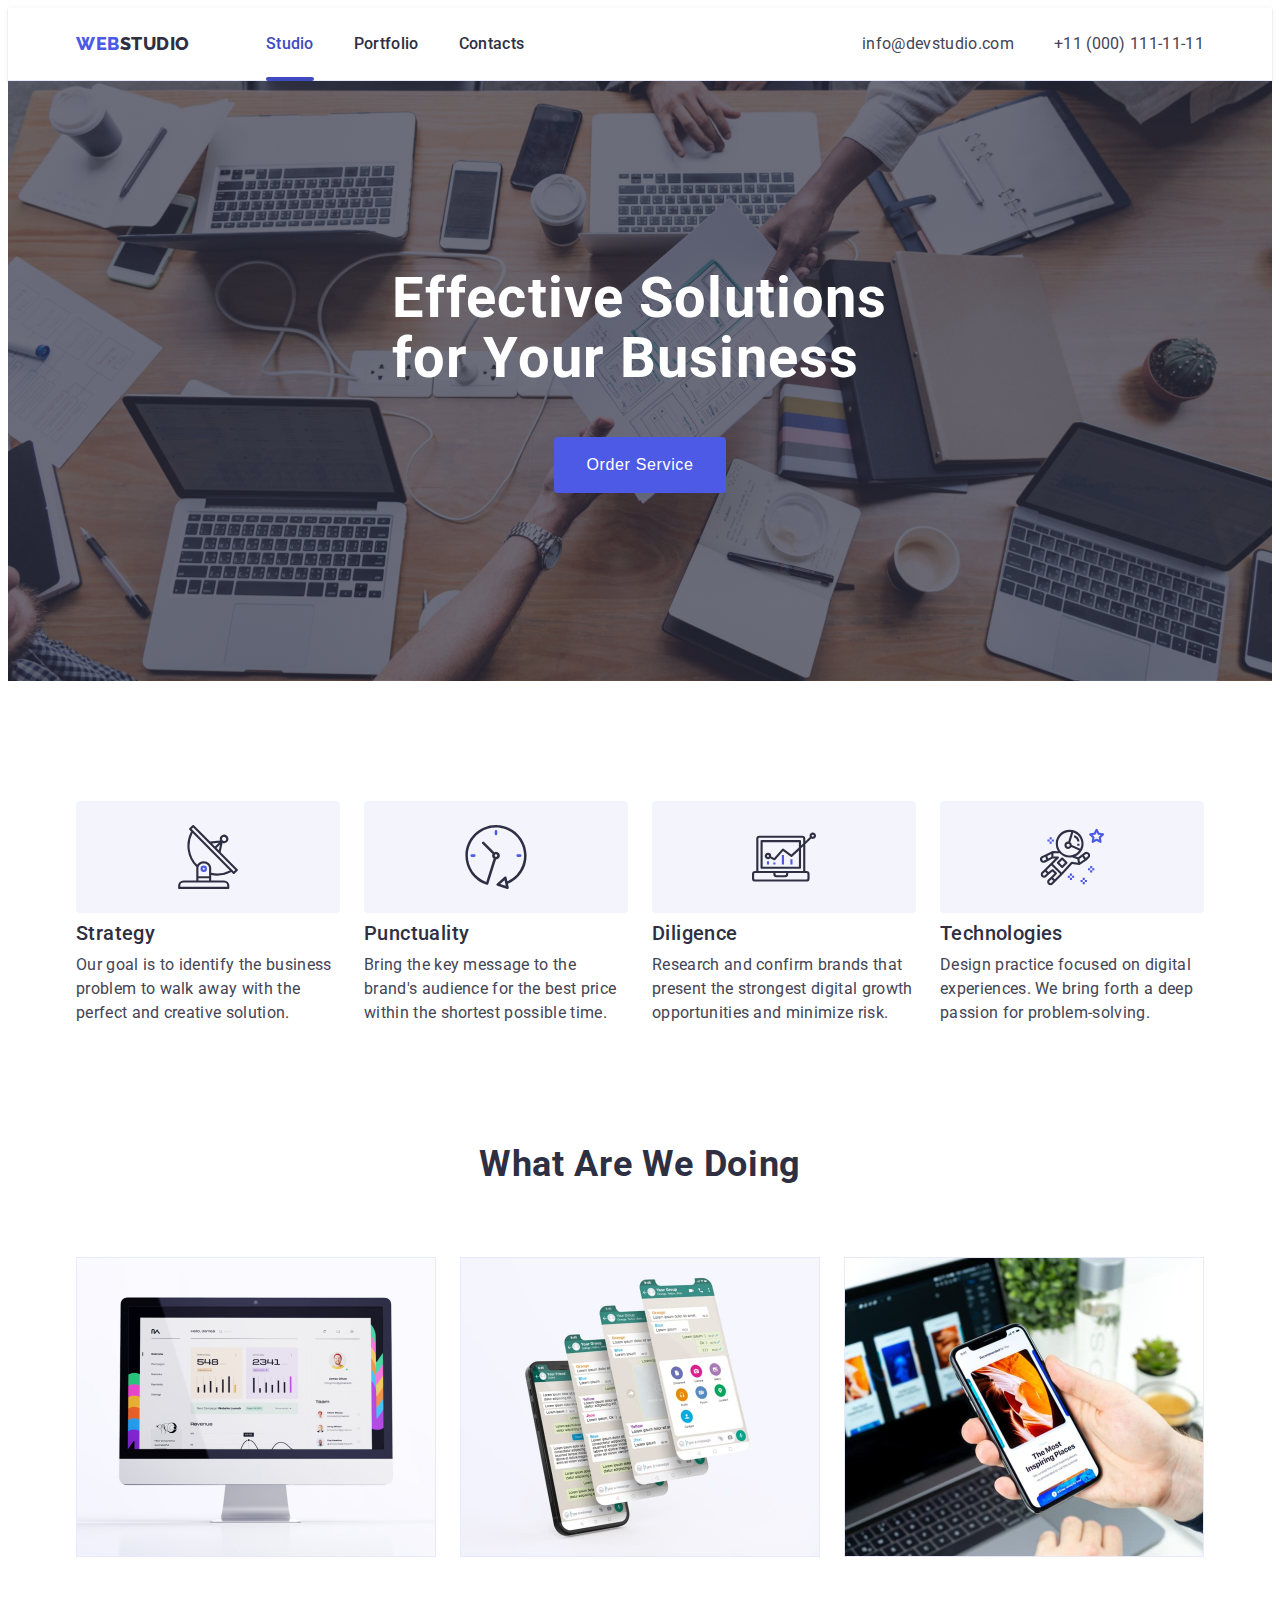
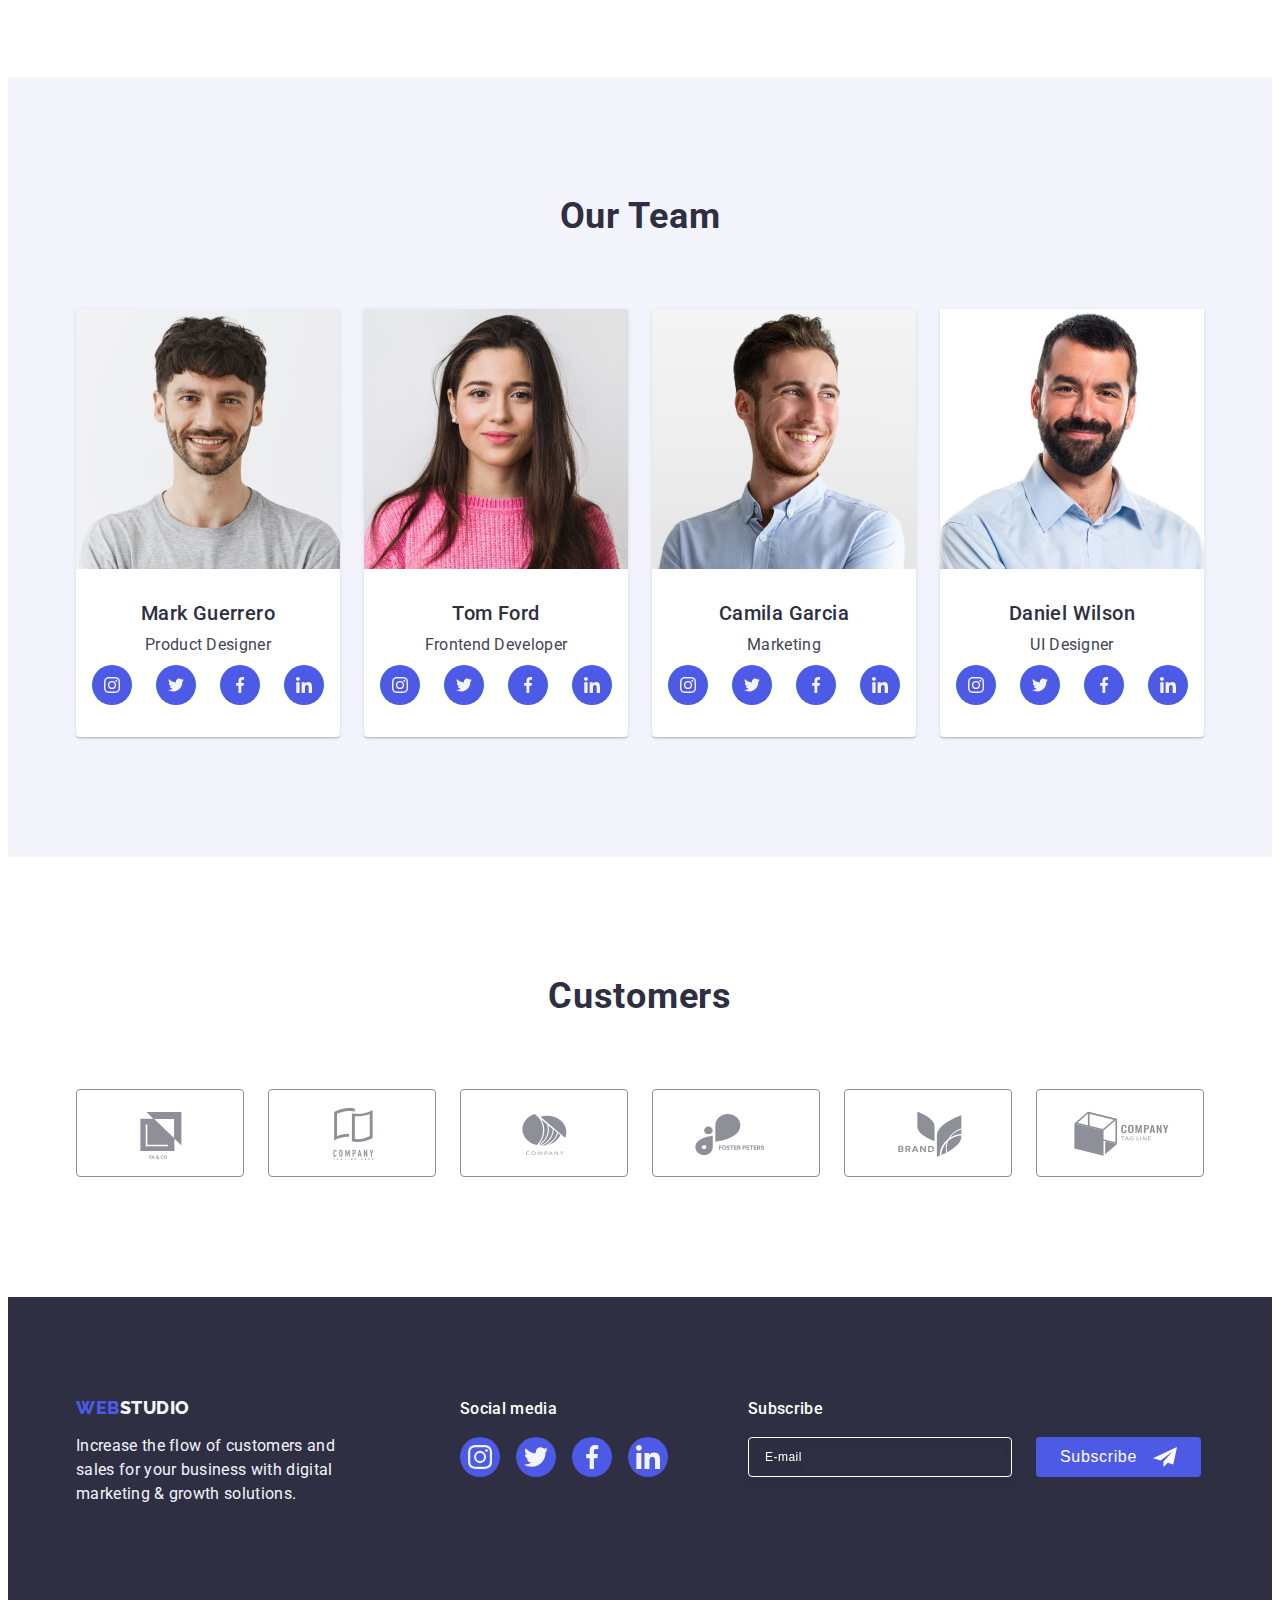
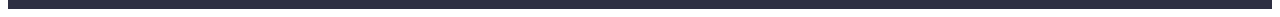
<file: index.html>
<!DOCTYPE html>
<html lang="en">
  <head>
    <meta charset="UTF-8" />
    <meta http-equiv="X-UA-Compatible" content="IE=edge" />
    <link rel="preconnect" href="https://fonts.googleapis.com" />
    <link rel="preconnect" href="https://fonts.gstatic.com" crossorigin />
    <link
      href="https://fonts.googleapis.com/css2?family=Raleway:wght@800&family=Roboto:wght@400;500;700&display=swap"
      rel="stylesheet"
    />
    <meta name="viewport" content="width=device-width, initial-scale=1.0" />
    <link
      rel="stylesheet"
      href="https://cdnjs.cloudflare.com/ajax/libs/modern-normalize/2.0.0/modern-normalize.min.css"
      integrity="sha512-4xo8blKMVCiXpTaLzQSLSw3KFOVPWhm/TRtuPVc4WG6kUgjH6J03IBuG7JZPkcWMxJ5huwaBpOpnwYElP/m6wg=="
      crossorigin="anonymous"
      referrerpolicy="no-referrer"
    />
    <link rel="stylesheet" href="./css/styles.css" />
    <title>Document</title>
  </head>
  <body>
    <header class="header">
      <div class="container navigation">
        <nav class="header-nav site-nav">
          <!-- logo site -->
          <a class="logo-site link header-logo" href="./index.html"
            >Web<span class="part-logo">Studio</span></a
          >
          <!-- pages on site -->
          <ul class="list pages-nav">
            <li class="menu-link">
              <a class="link-item link current" href="/index.html">Studio</a>
            </li>
            <li class="menu-link">
              <a class="link-item link" href="./portfolio.html">Portfolio</a>
            </li>
            <li class="menu-link">
              <a class="link-item link" href="./contacts.html">Contacts</a>
            </li>
          </ul>
        </nav>

        <!-- contacts -->
        <address class="contact">
          <ul class="list site-nav address">
            <li class="contact-links">
              <a class="contact-item link" href="mailto:info@devstudio.com"
                >info@devstudio.com</a
              >
            </li>
            <li class="contact-links">
              <a class="contact-item link" href="tel:+110001111111"
                >+11 (000) 111-11-11</a
              >
            </li>
          </ul>
        </address>
      </div>
    </header>
    <main>
      <!-- hero baner -->
      <section class="hero">
        <div class="container">
          <h1 class="hero-text">Effective Solutions for Your Business</h1>
          <button class="btn hero-btn" type="button" data-modal-open>
            Order Service
          </button>
        </div>
      </section>

      <!-- solution -->
      <section class="solution">
        <div class="container">
          <h2 class="visually-hidden">Solution</h2>
          <ul class="list solution-list">
            <li class="solution-item">
              <div class="solution-list-container">
                <svg class="solution-icon" height="64" width="64">
                  <use href="./images/icons.svg#icon-antenna"></use>
                </svg>
              </div>
              <h3 class="heading-list antena-icon">Strategy</h3>
              <p class="section-text">
                Our goal is to identify the business problem to walk away with
                the perfect and creative solution.
              </p>
            </li>
            <li class="solution-item">
              <div class="solution-list-container">
                <svg class="solution-icon" height="64" width="64">
                  <use href="./images/icons.svg#icon-clock"></use>
                </svg>
              </div>
              <h3 class="heading-list clock-icon">Punctuality</h3>
              <p class="section-text">
                Bring the key message to the brand's audience for the best price
                within the shortest possible time.
              </p>
            </li>
            <li class="solution-item">
              <div class="solution-list-container">
                <svg class="solution-icon" height="64" width="64">
                  <use href="./images/icons.svg#icon-diagram"></use>
                </svg>
              </div>
              <h3 class="heading-list diagram-icon">Diligence</h3>
              <p class="section-text">
                Research and confirm brands that present the strongest digital
                growth opportunities and minimize risk.
              </p>
            </li>
            <li class="solution-item">
              <div class="solution-list-container">
                <svg class="solution-icon" height="64" width="64">
                  <use href="./images/icons.svg#icon-astronaut"></use>
                </svg>
              </div>
              <h3 class="heading-list astronaut-icon">Technologies</h3>
              <p class="section-text">
                Design practice focused on digital experiences. We bring forth a
                deep passion for problem-solving.
              </p>
            </li>
          </ul>
        </div>
      </section>

      <!-- what we  are doing -->
      <section class="project">
        <div class="container">
          <h2 class="heading heading-proj">What are we doing</h2>
          <ul class="list project-menu">
            <li class="project-list">
              <img
                class="project-result"
                src="./images/solution/img1.jpg"
                alt="Photo our progects"
                width="360"
              />
            </li>
            <li class="project-list">
              <img
                class="project-result"
                src="./images/solution/img2.jpg"
                alt="Photo our progects"
                width="360"
              />
            </li>
            <li class="project-list">
              <img
                class="project-result"
                src="./images/solution/img3.jpg"
                alt="Photo our progects"
                width="360"
              />
            </li>
          </ul>
        </div>
      </section>

      <!-- our team -->
      <section class="team">
        <div class="container">
          <h2 class="heading heading-team">Our Team</h2>
          <ul class="list team-list">
            <li class="team-item">
              <img
                src="./images/our-team/img-0.jpg"
                alt="Our Team"
                width="264"
                class="img"
              />
              <div class="team-name-container">
                <h3 class="heading-list team-name">Mark Guerrero</h3>
                <p class="section-text team-position">Product Designer</p>

                <ul class="list medialinks-lits">
                  <li class="medialist-item">
                    <a href="" class="medialinks-link link">
                      <svg class="medialist-ico" height="16" width="16">
                        <use href="./images/icons.svg#icon-instagram"></use>
                      </svg>
                    </a>
                  </li>
                  <li class="medialist-item">
                    <a href="" class="medialinks-link link">
                      <svg class="medialist-ico" height="16" width="16">
                        <use href="./images/icons.svg#icon-twitter"></use>
                      </svg>
                    </a>
                  </li>
                  <li class="medialist-item">
                    <a href="" class="medialinks-link link">
                      <svg class="medialist-ico" height="16" width="16">
                        <use href="./images/icons.svg#icon-facebook"></use>
                      </svg>
                    </a>
                  </li>
                  <li class="medialist-item">
                    <a href="" class="medialinks-link link">
                      <svg class="medialist-ico" height="16" width="16">
                        <use href="./images/icons.svg#icon-linkedin"></use>
                      </svg>
                    </a>
                  </li>
                </ul>
              </div>
            </li>
            <li class="team-item">
              <img
                src="./images/our-team/img-1.jpg"
                alt="Our Team"
                width="264"
                class="img"
              />
              <div class="team-name-container">
                <h3 class="heading-list team-name">Tom Ford</h3>
                <p class="section-text team-position">Frontend Developer</p>
                <ul class="list medialinks-lits">
                  <li class="medialist-item">
                    <a href="" class="medialinks-link link">
                      <svg class="medialist-ico-insta" height="16" width="16">
                        <use href="./images/icons.svg#icon-instagram"></use>
                      </svg>
                    </a>
                  </li>
                  <li class="medialist-item">
                    <a href="" class="medialinks-link link">
                      <svg class="medialist-ico-twitter" height="16" width="16">
                        <use href="./images/icons.svg#icon-twitter"></use>
                      </svg>
                    </a>
                  </li>
                  <li class="medialist-item">
                    <a href="" class="medialinks-link link">
                      <svg
                        class="medialist-ico-facebook"
                        height="16"
                        width="16"
                      >
                        <use href="./images/icons.svg#icon-facebook"></use>
                      </svg>
                    </a>
                  </li>
                  <li class="medialist-item">
                    <a href="" class="medialinks-link link">
                      <svg
                        class="medialist-ico-linkedin"
                        height="16"
                        width="16"
                      >
                        <use href="./images/icons.svg#icon-linkedin"></use>
                      </svg>
                    </a>
                  </li>
                </ul>
              </div>
            </li>
            <li class="team-item">
              <img
                src="./images/our-team/img-2.jpg"
                alt="Our Team"
                width="264"
                class="img"
              />
              <div class="team-name-container">
                <h3 class="heading-list team-name">Camila Garcia</h3>
                <p class="section-text team-position">Marketing</p>
                <ul class="list medialinks-lits">
                  <li class="medialist-item">
                    <a href="" class="medialinks-link link">
                      <svg class="medialist-ico-insta" height="16" width="16">
                        <use href="./images/icons.svg#icon-instagram"></use>
                      </svg>
                    </a>
                  </li>
                  <li class="medialist-item">
                    <a href="" class="medialinks-link link">
                      <svg class="medialist-ico-twitter" height="16" width="16">
                        <use href="./images/icons.svg#icon-twitter"></use>
                      </svg>
                    </a>
                  </li>
                  <li class="medialist-item">
                    <a href="" class="medialinks-link link">
                      <svg
                        class="medialist-ico-facebook"
                        height="16"
                        width="16"
                      >
                        <use href="./images/icons.svg#icon-facebook"></use>
                      </svg>
                    </a>
                  </li>
                  <li class="medialist-item">
                    <a href="" class="medialinks-link link">
                      <svg
                        class="medialist-ico-linkedin"
                        height="16"
                        width="16"
                      >
                        <use href="./images/icons.svg#icon-linkedin"></use>
                      </svg>
                    </a>
                  </li>
                </ul>
              </div>
            </li>
            <li class="team-item">
              <img
                src="./images/our-team/img-3.jpg"
                alt="Our Team"
                width="264"
                class="img"
              />
              <div class="team-name-container">
                <h3 class="heading-list team-name">Daniel Wilson</h3>
                <p class="section-text team-position">UI Designer</p>
                <ul class="list medialinks-lits">
                  <li class="medialist-item">
                    <a href="" class="medialinks-link link">
                      <svg class="medialist-ico-insta" height="16" width="16">
                        <use href="./images/icons.svg#icon-instagram"></use>
                      </svg>
                    </a>
                  </li>
                  <li class="medialist-item">
                    <a href="" class="medialinks-link link">
                      <svg class="medialist-ico-twitter" height="16" width="16">
                        <use href="./images/icons.svg#icon-twitter"></use>
                      </svg>
                    </a>
                  </li>
                  <li class="medialist-item">
                    <a href="" class="medialinks-link link">
                      <svg
                        class="medialist-ico-facebook"
                        height="16"
                        width="16"
                      >
                        <use href="./images/icons.svg#icon-facebook"></use>
                      </svg>
                    </a>
                  </li>
                  <li class="medialist-item">
                    <a href="" class="medialinks-link link">
                      <svg
                        class="medialist-ico-linkedin"
                        height="16"
                        width="16"
                      >
                        <use href="./images/icons.svg#icon-linkedin"></use>
                      </svg>
                    </a>
                  </li>
                </ul>
              </div>
            </li>
          </ul>
        </div>
      </section>
      <!-- costumers  -->
      <section class="costumers">
        <div class="container">
          <h2 class="heading heading-costumers">Customers</h2>
          <ul class="list costumers-list">
            <li class="item costuners-item">
              <a href="" class="link costumers-link" rel="noreferrer noopener">
                <svg class="costumers-icon" width="104" height="56">
                  <use href="./images/icons.svg#icon-logo"></use>
                </svg>
              </a>
            </li>
            <li class="item costuners-item">
              <a href="" class="link costumers-link" rel="noreferrer noopener">
                <svg class="costumers-icon" width="104" height="56">
                  <use href="./images/icons.svg#icon-logo-1"></use>
                </svg>
              </a>
            </li>
            <li class="item costuners-item">
              <a href="" class="link costumers-link" rel="noreferrer noopener">
                <svg class="costumers-icon" width="104" height="56">
                  <use href="./images/icons.svg#icon-logo-2"></use>
                </svg>
              </a>
            </li>
            <li class="item costuners-item">
              <a href="" class="link costumers-link" rel="noreferrer noopener">
                <svg class="costumers-icon" width="104" height="56">
                  <use href="./images/icons.svg#icon-logo-3"></use>
                </svg>
              </a>
            </li>
            <li class="item costuners-item">
              <a href="" class="link costumers-link" rel="noreferrer noopener">
                <svg class="costumers-icon" width="104" height="56">
                  <use href="./images/icons.svg#icon-logo-4"></use>
                </svg>
              </a>
            </li>
            <li class="item costuners-item">
              <a href="" class="link costumers-link" rel="noreferrer noopener">
                <svg class="costumers-icon" width="104" height="56">
                  <use href="./images/icons.svg#icon-logo-5"></use>
                </svg>
              </a>
            </li>
          </ul>
        </div>
      </section>
    </main>
    <footer class="footer">
      <div class="container footer-container">
        <div class="footer-container-logo">
          <a class="logo-site link footer-link" href="./index.html"
            >Web<span class="part-logo footer-logo">Studio</span></a
          >
          <p class="footer-text">
            Increase the flow of customers and sales for your business with
            digital marketing & growth solutions.
          </p>
        </div>
        <div class="footer-medialinks">
          <p class="medialinks-text-footer">Social media</p>
          <ul class="list medialist-list-footer">
            <li class="item medialist-item-footer">
              <a href="" class="link medialist-link-footer">
                <svg class="medialinks-icon-footer" width="24" height="24">
                  <use href="./images/icons.svg#icon-instagram"></use>
                </svg>
              </a>
            </li>
            <li class="item medialist-item-footer">
              <a href="" class="link medialist-link-footer">
                <svg class="medialinks-icon-footer" width="24" height="24">
                  <use href="./images/icons.svg#icon-twitter"></use>
                </svg>
              </a>
            </li>
            <li class="item medialist-item-footer">
              <a href="" class="link medialist-link-footer">
                <svg class="medialinks-icon-footer" width="24" height="24">
                  <use href="./images/icons.svg#icon-facebook"></use>
                </svg>
              </a>
            </li>
            <li class="item medialist-item-footer">
              <a href="" class="link medialist-link-footer">
                <svg class="medialinks-icon-footer" width="24" height="24">
                  <use href="./images/icons.svg#icon-linkedin"></use>
                </svg>
              </a>
            </li>
          </ul>
        </div>
        <div class="subscribe">
          <p class="subscibe-text medialinks-text-footer">Subscribe</p>
          <form class="subscribe-form">
            <label class="footer-label">
              <input
                type="email"
                name="email-subscribe"
                placeholder="E-mail"
                required
                class="subscribe-input"
              />
            </label>
            <button type="submit" class="subscribe-btn">
              Subscribe
              <svg class="icon-subscribe" width="24" height="24">
                <use href="./images/icons.svg#icon-subscribe"></use>
              </svg>
            </button>
          </form>
        </div>
      </div>
    </footer>
    <div class="backdroup is-hidden" data-modal>
      <div class="modal">
        <button type="button" class="modal-btn" data-modal-close>
          <svg class="icons-modal" width="8" height="8">
            <use href="./images/icons.svg#icon-close-black"></use>
          </svg>
        </button>
        <p class="modal-form-text">
          Leave your contacts and we will call you back
        </p>
        <form class="modal-form">
          <div class="modal-form-container">
            <label for="user-name" class="modal-label">Name</label>
            <div class="modal-name-container">
              <input
                type="text"
                id="user-name"
                name="user-name"
                autofocus
                required
                class="modal-input modal-form-input"
              />
              <svg class="modal-input-icon" width="18" height="24">
                <use href="./images/icons.svg#icon-person-modal"></use>
              </svg>
            </div>
          </div>
          <div class="modal-form-container">
            <label for="user-phone" class="modal-label">Phone</label>
            <div class="modal-name-container">
              <input
                type="tel"
                id="user-phone"
                name="user_phone"
                required
                class="modal-input modal-form-input"
              />
              <svg class="modal-input-icon" width="18" height="24">
                <use href="./images/icons.svg#icon-phone-modal"></use>
              </svg>
            </div>
          </div>
          <div class="modal-form-container">
            <label for="user-email" class="modal-label">Email</label>
            <div class="modal-name-container">
              <input
                type="email"
                id="user-email"
                name="user-email"
                required
                class="modal-input modal-form-input"
              />
              <svg class="modal-input-icon" width="18" height="24">
                <use href="./images/icons.svg#icon-email-modal"></use>
              </svg>
            </div>
          </div>
          <div class="form-comment-container">
            <label for="user-comment" class="modal-label">Comment</label>
            <textarea
              name="user-comment"
              id="user-comment"
              placeholder="Text input"
              class="form-textarea"
            ></textarea>
          </div>
          <div class="modal-form-checked">
            <input
              type="checkbox"
              name="user-privacy"
              value="true"
              id="user-privacy"
              class="form-checkbox visually-hidden"
              required
            /><label for="user-privacy" class="modal-label checked-label"
              ><span class="checkbox-cost"
                ><svg width="10" height="8">
                  <use href="./images/icons.svg#icon-check"></use></svg
              ></span>
              I accept the terms and conditions of the
              <a href="#" class="modal-form-link">Privacy Policy</a></label
            >
          </div>
          <button type="submit" class="submit-btn">Send</button>
        </form>
      </div>
    </div>
    <script src="./js/modal.js"></script>
  </body>
</html>
</file>
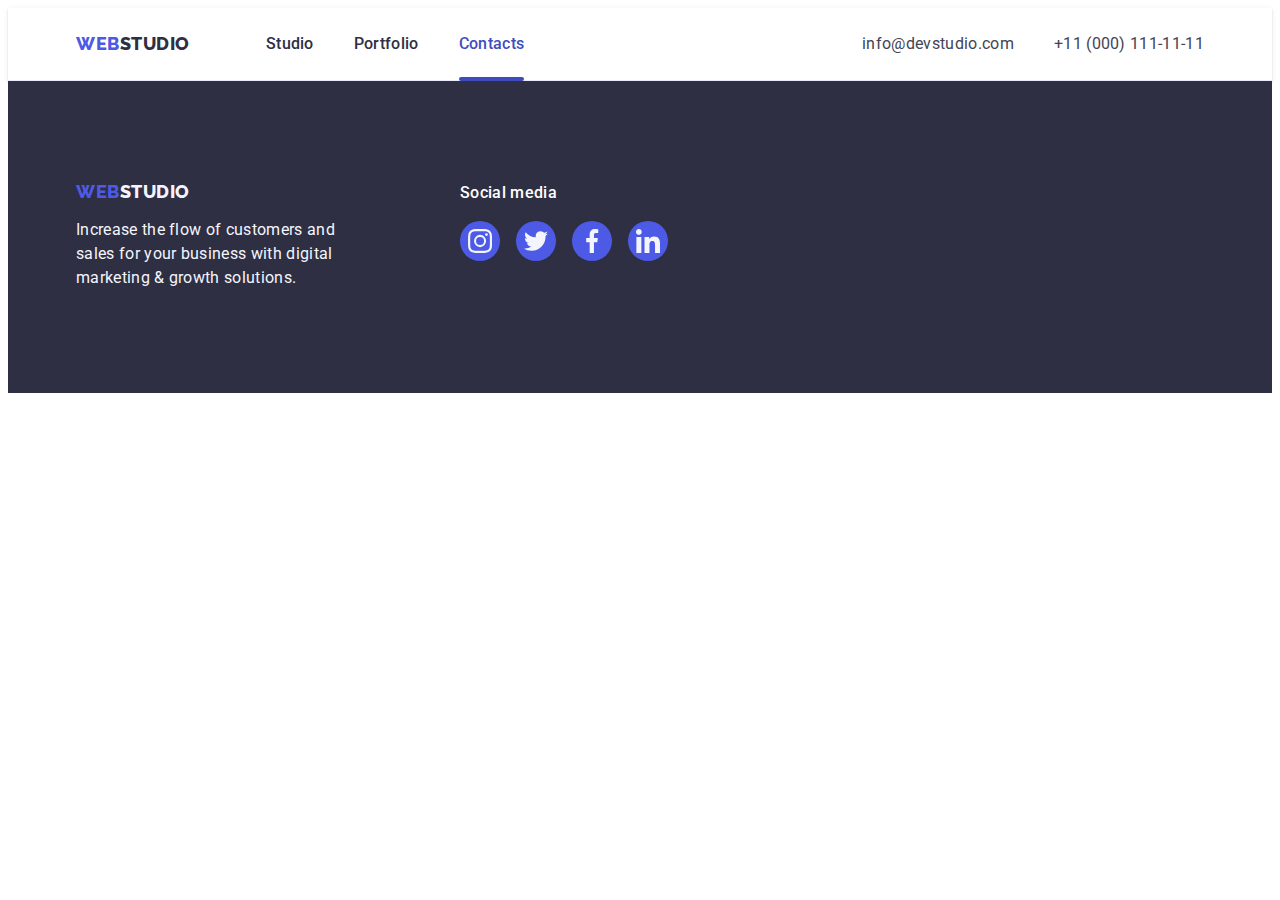
<file: contacts.html>
<!DOCTYPE html>
<html lang="en">
  <head>
    <meta charset="UTF-8" />
    <meta http-equiv="X-UA-Compatible" content="IE=edge" />
    <link rel="preconnect" href="https://fonts.googleapis.com" />
    <link rel="preconnect" href="https://fonts.gstatic.com" crossorigin />
    <link
      href="https://fonts.googleapis.com/css2?family=Raleway:wght@800&family=Roboto:wght@400;500;700&display=swap"
      rel="stylesheet"
    />
    <meta name="viewport" content="width=device-width, initial-scale=1.0" />
    <link
      rel="stylesheet"
      href="https://cdnjs.cloudflare.com/ajax/libs/modern-normalize/2.0.0/modern-normalize.min.css"
      integrity="sha512-4xo8blKMVCiXpTaLzQSLSw3KFOVPWhm/TRtuPVc4WG6kUgjH6J03IBuG7JZPkcWMxJ5huwaBpOpnwYElP/m6wg=="
      crossorigin="anonymous"
      referrerpolicy="no-referrer"
    />
    <link rel="stylesheet" href="./css/styles.css" />
    <title>Document</title>
  </head>
  <body>
    <header class="header">
      <div class="container navigation">
        <nav class="header-nav site-nav">
          <!-- logo site -->
          <a class="logo-site link header-logo" href="./index.html"
            >Web<span class="part-logo">Studio</span></a
          >
          <!-- pages on site -->
          <ul class="list pages-nav">
            <li class="menu-link">
              <a class="link-item link" href="/index.html">Studio</a>
            </li>
            <li class="menu-link">
              <a class="link-item link" href="./portfolio.html">Portfolio</a>
            </li>
            <li class="menu-link">
              <a class="link-item link current" href="./contacts.html"
                >Contacts</a
              >
            </li>
          </ul>
        </nav>

        <!-- contacts -->
        <address class="contact">
          <ul class="list site-nav address">
            <li class="contact-links">
              <a class="contact-item link" href="mailto:info@devstudio.com"
                >info@devstudio.com</a
              >
            </li>
            <li class="contact-links">
              <a class="contact-item link" href="tel:+110001111111"
                >+11 (000) 111-11-11</a
              >
            </li>
          </ul>
        </address>
      </div>
    </header>

    <footer class="footer">
      <div class="container footer-container">
        <div class="footer-container-logo">
          <a class="logo-site link footer-link" href="./index.html"
            >Web<span class="part-logo footer-logo">Studio</span></a
          >
          <p class="footer-text">
            Increase the flow of customers and sales for your business with
            digital marketing & growth solutions.
          </p>
        </div>
        <div class="footer-medialinks">
          <p class="medialinks-text-footer">Social media</p>
          <ul class="list medialist-list-footer">
            <li class="item medialist-item-footer">
              <a href="" class="link medialist-link-footer">
                <svg class="medialinks-icon-footer" width="24" height="24">
                  <use href="./images/icons.svg#icon-instagram"></use>
                </svg>
              </a>
            </li>
            <li class="item medialist-item-footer">
              <a href="" class="link medialist-link-footer">
                <svg class="medialinks-icon-footer" width="24" height="24">
                  <use href="./images/icons.svg#icon-twitter"></use>
                </svg>
              </a>
            </li>
            <li class="item medialist-item-footer">
              <a href="" class="link medialist-link-footer">
                <svg class="medialinks-icon-footer" width="24" height="24">
                  <use href="./images/icons.svg#icon-facebook"></use>
                </svg>
              </a>
            </li>
            <li class="item medialist-item-footer">
              <a href="" class="link medialist-link-footer">
                <svg class="medialinks-icon-footer" width="24" height="24">
                  <use href="./images/icons.svg#icon-linkedin"></use>
                </svg>
              </a>
            </li>
          </ul>
        </div>
      </div>
    </footer>
  </body>
</html>
</file>
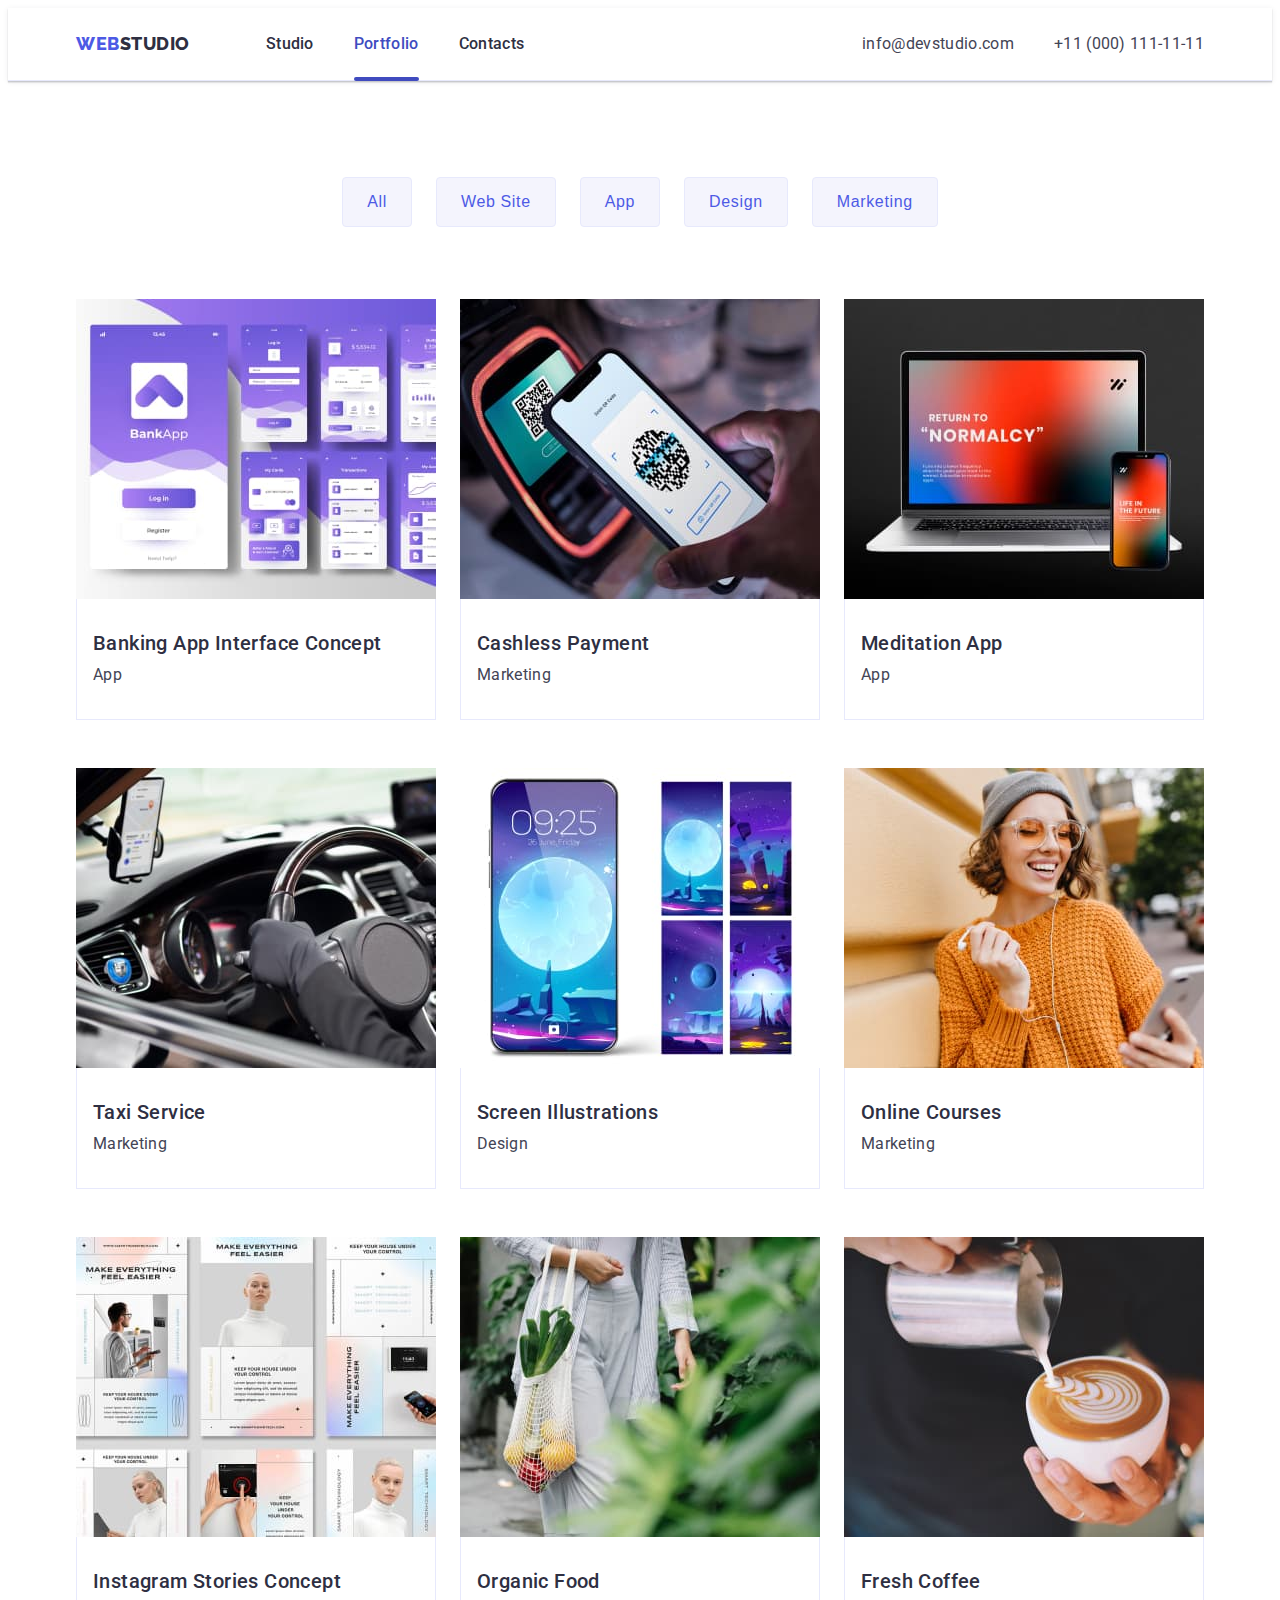
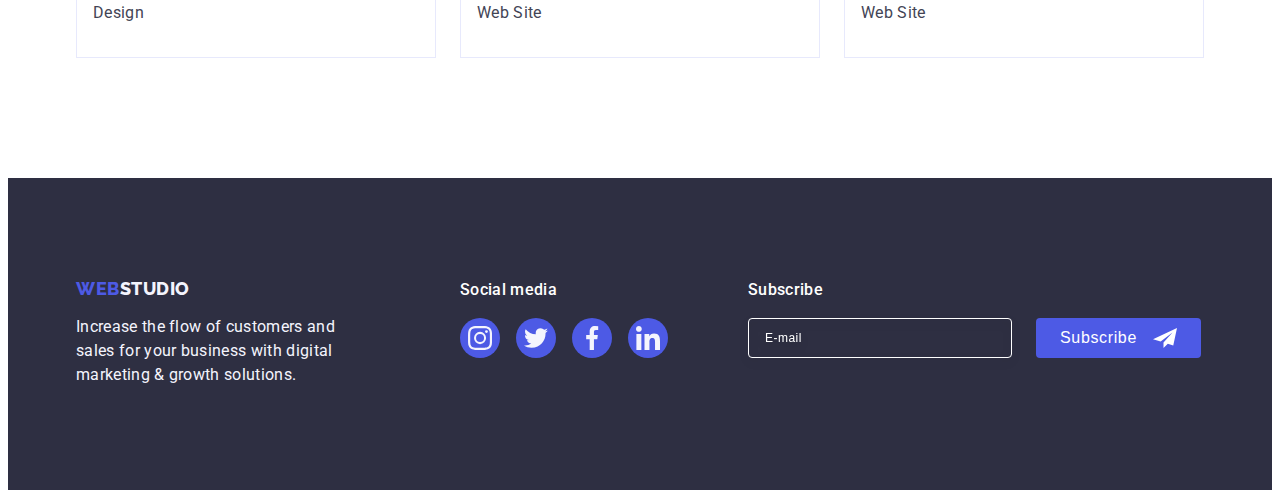
<file: portfolio.html>
<!DOCTYPE html>
<html lang="en">
  <head>
    <meta charset="UTF-8" />
    <meta http-equiv="X-UA-Compatible" content="IE=edge" />
    <link rel="preconnect" href="https://fonts.googleapis.com" />
    <link rel="preconnect" href="https://fonts.gstatic.com" crossorigin />
    <link
      href="https://fonts.googleapis.com/css2?family=Raleway:wght@800&family=Roboto:wght@400;500;700&display=swap"
      rel="stylesheet"
    />
    <meta name="viewport" content="width=device-width, initial-scale=h1.0" />
    <link
      rel="stylesheet"
      href="https://cdnjs.cloudflare.com/ajax/libs/modern-normalize/2.0.0/modern-normalize.min.css"
      integrity="sha512-4xo8blKMVCiXpTaLzQSLSw3KFOVPWhm/TRtuPVc4WG6kUgjH6J03IBuG7JZPkcWMxJ5huwaBpOpnwYElP/m6wg=="
      crossorigin="anonymous"
      referrerpolicy="no-referrer"
    />
    <link rel="stylesheet" href="./css/styles.css" />
    <title>Document</title>
  </head>
  <body>
    <header class="header">
      <div class="container navigation">
        <nav class="header-nav site-nav">
          <!-- logo site -->
          <a class="logo-site link header-logo" href="./index.html"
            >Web<span class="part-logo">Studio</span></a
          >
          <!-- pages on site -->
          <ul class="list pages-nav">
            <li class="menu-link">
              <a class="link-item link" href="/index.html">Studio</a>
            </li>
            <li class="menu-link">
              <a class="link-item link current" href="./portfolio.html"
                >Portfolio</a
              >
            </li>
            <li class="menu-link">
              <a class="link-item link" href="./contacts.html">Contacts</a>
            </li>
          </ul>
        </nav>

        <!-- contacts -->
        <address class="contact">
          <ul class="list site-nav address">
            <li class="contact-links">
              <a class="contact-item link" href="mailto:info@devstudio.com"
                >info@devstudio.com</a
              >
            </li>
            <li class="contact-links">
              <a class="contact-item link" href="tel:+110001111111"
                >+11 (000) 111-11-11</a
              >
            </li>
          </ul>
        </address>
      </div>
    </header>
    <main>
      <!-- BUTTON  -->
      <section class="portfolio">
        <div class="container">
          <h1 hidden>Project list</h1>
          <ul class="list btn-list">
            <li>
              <button type="button" class="btn portfolio-btn">All</button>
            </li>
            <li>
              <button type="button" class="btn portfolio-btn">Web Site</button>
            </li>
            <li>
              <button type="button" class="btn portfolio-btn">App</button>
            </li>
            <li>
              <button type="button" class="btn portfolio-btn">Design</button>
            </li>
            <li>
              <button type="button" class="btn portfolio-btn">Marketing</button>
            </li>
          </ul>
          <ul class="list portfolio-list">
            <li class="portfolio-item">
              <a href="" class="link portfolio-link">
                <div class="product-thumb">
                  <img
                    src="./images/portfolio/img.jpg"
                    alt="our project"
                    width="360"
                    class="img"
                  />

                  <p class="hover-text">
                    14 Stylish and User-Friendly App Design Concepts · Task
                    Manager App · Calorie Tracker App · Exotic Fruit Ecommerce
                    App · Cloud Storage App
                  </p>
                </div>

                <div class="heading-list-container">
                  <h2 class="heading-list">Banking App Interface Concept</h2>
                  <p class="section-text">App</p>
                </div>
              </a>
            </li>
            <li class="portfolio-item">
              <a href="" class="link portfolio-link">
                <div class="product-thumb">
                  <img
                    src="./images/portfolio/img-2.jpg"
                    alt="our project"
                    width="360"
                    class="img"
                  />

                  <p class="hover-text">
                    14 Stylish and User-Friendly App Design Concepts · Task
                    Manager App · Calorie Tracker App · Exotic Fruit Ecommerce
                    App · Cloud Storage App
                  </p>
                </div>
                <div class="heading-list-container">
                  <h2 class="heading-list">Cashless Payment</h2>
                  <p class="section-text">Marketing</p>
                </div>
              </a>
            </li>
            <li class="portfolio-item">
              <a href="" class="link portfolio-link">
                <div class="product-thumb">
                  <img
                    src="./images/portfolio/img-3.jpg"
                    alt="our project"
                    width="360"
                    class="img"
                  />

                  <p class="hover-text">
                    14 Stylish and User-Friendly App Design Concepts · Task
                    Manager App · Calorie Tracker App · Exotic Fruit Ecommerce
                    App · Cloud Storage App
                  </p>
                </div>
                <div class="heading-list-container">
                  <h2 class="heading-list">Meditation App</h2>
                  <p class="section-text">App</p>
                </div>
              </a>
            </li>
            <li class="portfolio-item">
              <a href="" class="link portfolio-link">
                <div class="product-thumb">
                  <img
                    src="./images/portfolio/img-4.jpg"
                    alt="our project"
                    width="360"
                    class="img"
                  />

                  <p class="hover-text">
                    14 Stylish and User-Friendly App Design Concepts · Task
                    Manager App · Calorie Tracker App · Exotic Fruit Ecommerce
                    App · Cloud Storage App
                  </p>
                </div>
                <div class="heading-list-container">
                  <h2 class="heading-list">Taxi Service</h2>
                  <p class="section-text">Marketing</p>
                </div>
              </a>
            </li>
            <li class="portfolio-item">
              <a href="" class="link portfolio-link">
                <div class="product-thumb">
                  <img
                    src="./images/portfolio/img-5.jpg"
                    alt="our project"
                    width="360"
                    class="img"
                  />

                  <p class="hover-text">
                    14 Stylish and User-Friendly App Design Concepts · Task
                    Manager App · Calorie Tracker App · Exotic Fruit Ecommerce
                    App · Cloud Storage App
                  </p>
                </div>
                <div class="heading-list-container">
                  <h2 class="heading-list">Screen Illustrations</h2>
                  <p class="section-text">Design</p>
                </div>
              </a>
            </li>
            <li class="portfolio-item">
              <a href="" class="link portfolio-link">
                <div class="product-thumb">
                  <img
                    src="./images/portfolio/img-6.jpg"
                    alt="our project"
                    width="360"
                    class="img"
                  />

                  <p class="hover-text">
                    14 Stylish and User-Friendly App Design Concepts · Task
                    Manager App · Calorie Tracker App · Exotic Fruit Ecommerce
                    App · Cloud Storage App
                  </p>
                </div>
                <div class="heading-list-container">
                  <h2 class="heading-list">Online Courses</h2>
                  <p class="section-text">Marketing</p>
                </div>
              </a>
            </li>
            <li class="portfolio-item">
              <a href="" class="link portfolio-link">
                <div class="product-thumb">
                  <img
                    src="./images/portfolio/img-7.jpg"
                    alt="our project"
                    width="360"
                    class="img"
                  />

                  <p class="hover-text">
                    14 Stylish and User-Friendly App Design Concepts · Task
                    Manager App · Calorie Tracker App · Exotic Fruit Ecommerce
                    App · Cloud Storage App
                  </p>
                </div>
                <div class="heading-list-container">
                  <h2 class="heading-list">Instagram Stories Concept</h2>
                  <p class="section-text">Design</p>
                </div>
              </a>
            </li>
            <li class="portfolio-item">
              <a href="" class="link portfolio-link">
                <div class="product-thumb">
                  <img
                    src="./images/portfolio/img-8.jpg"
                    alt="our project"
                    width="360"
                    class="img"
                  />

                  <p class="hover-text">
                    14 Stylish and User-Friendly App Design Concepts · Task
                    Manager App · Calorie Tracker App · Exotic Fruit Ecommerce
                    App · Cloud Storage App
                  </p>
                </div>
                <div class="heading-list-container">
                  <h2 class="heading-list">Organic Food</h2>
                  <p class="section-text">Web Site</p>
                </div>
              </a>
            </li>
            <li class="portfolio-item">
              <a href="" class="link portfolio-link">
                <div class="product-thumb">
                  <img
                    src="./images/portfolio/img-9.jpg"
                    alt="our project"
                    width="360"
                    class="img"
                  />

                  <p class="hover-text">
                    14 Stylish and User-Friendly App Design Concepts · Task
                    Manager App · Calorie Tracker App · Exotic Fruit Ecommerce
                    App · Cloud Storage App
                  </p>
                </div>
                <div class="heading-list-container">
                  <h2 class="heading-list">Fresh Coffee</h2>
                  <p class="section-text">Web Site</p>
                </div>
              </a>
            </li>
          </ul>
        </div>
      </section>
    </main>

    <footer class="footer">
      <div class="container footer-container">
        <div class="footer-container-logo">
          <a class="logo-site link footer-link" href="./index.html"
            >Web<span class="part-logo footer-logo">Studio</span></a
          >
          <p class="footer-text">
            Increase the flow of customers and sales for your business with
            digital marketing & growth solutions.
          </p>
        </div>
        <div class="footer-medialinks">
          <p class="medialinks-text-footer">Social media</p>
          <ul class="list medialist-list-footer">
            <li class="item medialist-item-footer">
              <a href="" class="link medialist-link-footer">
                <svg class="medialinks-icon-footer" width="24" height="24">
                  <use href="./images/icons.svg#icon-instagram"></use>
                </svg>
              </a>
            </li>
            <li class="item medialist-item-footer">
              <a href="" class="link medialist-link-footer">
                <svg class="medialinks-icon-footer" width="24" height="24">
                  <use href="./images/icons.svg#icon-twitter"></use>
                </svg>
              </a>
            </li>
            <li class="item medialist-item-footer">
              <a href="" class="link medialist-link-footer">
                <svg class="medialinks-icon-footer" width="24" height="24">
                  <use href="./images/icons.svg#icon-facebook"></use>
                </svg>
              </a>
            </li>
            <li class="item medialist-item-footer">
              <a href="" class="link medialist-link-footer">
                <svg class="medialinks-icon-footer" width="24" height="24">
                  <use href="./images/icons.svg#icon-linkedin"></use>
                </svg>
              </a>
            </li>
          </ul>
        </div>
        <div class="subscribe">
          <p class="subscibe-text medialinks-text-footer">Subscribe</p>
          <form class="subscribe-form">
            <label class="footer-label">
              <input
                type="email"
                name="email-subscribe"
                placeholder="E-mail"
                required
                class="subscribe-input"
              />
            </label>
            <button type="submit" class="subscribe-btn">
              Subscribe
              <svg class="icon-subscribe" width="24" height="24">
                <use href="./images/icons.svg#icon-subscribe"></use>
              </svg>
            </button>
          </form>
        </div>
      </div>
    </footer>
  </body>
</html>
</file>
<file: css/styles.css>
:root {
  --primaty-color-heading: #2e2f42;
  --time-function: cubic-bezier(0.4, 0, 0.2, 1);
  --duraction: 250ms;
}
* {
  box-sizing: border-box;
}
p,
h1,
h2,
h3,
h4,
h5,
h6 {
  margin: 0;
}

ul,
ol {
  margin: 0;
  padding: 0;
}

img {
  display: block;
}

.link {
  text-decoration: none;
}

.list {
  list-style: none;
}

.contact {
  text-decoration: none;
}

body {
  font-family: "Roboto", sans-serif;
  letter-spacing: 0.02em;
  color: #434455;
  background-color: #ffffff;
}

.container {
  width: 1158px;
  padding-right: 15px;
  padding-left: 15px;
  margin: 0 auto;
  /* outline: 1px solid tomato; */
}
/* ======================COMPONENTS======================  */

.logo-site {
  font-family: "Raleway", sans-serif;
  font-weight: 800;
  font-size: 18px;
  line-height: 1.17;
  letter-spacing: 0.03em;
  text-transform: uppercase;
  color: #4d5ae5;
}

.heading {
  text-align: center;

  font-size: 36px;
  line-height: 1.11;
  text-transform: capitalize;
  letter-spacing: 0.02em;
  color: #2e2f42;
}

.heading-list {
  font-weight: 500;
  font-size: 20px;
  line-height: 1.2;
  letter-spacing: 0.02em;
  color: #2e2f42;
  margin-bottom: 8px;
}

.section-text {
  font-weight: 400;
  font-size: 16px;
  line-height: 1.5;
  color: #434455;
}

.btn {
  display: block;
  padding: 16px 32px;
  cursor: pointer;

  transition: background-color 250ms cubic-bezier(0.4, 0, 0.2, 1),
    box-shadow 250ms cubic-bezier(0.4, 0, 0.2, 1);

  font-weight: 500;
  font-size: 16px;
  line-height: 1.5;
  letter-spacing: 0.04em;

  color: #ffffff;
  background-color: #4d5ae5;
  border-radius: 4px;
}

.btn:hover,
.btn:focus {
  background-color: #404bbf;
  box-shadow: 0px 4px 4px rgba(0, 0, 0, 0.15);
}

/*====================== HEADER ======================  */
.header {
  border-bottom: 1px solid #e7e9fc;
  box-shadow: 0px 2px 1px rgba(46, 47, 66, 0.08),
    0px 1px 1px rgba(46, 47, 66, 0.16), 0px 1px 6px rgba(46, 47, 66, 0.08);
}

.header-nav {
}

.header-logo {
  margin-right: 76px;
  padding: 24px 0;
}

.navigation {
  display: flex;
  align-items: center;
}

.site-nav {
  display: flex;
  align-items: center;
}

.pages-nav {
  display: flex;
  gap: 40px;
}

.part-logo {
  color: #2e2f42;
}

.menu-link {
  position: relative;
}

.link-item {
  position: relative;
  transition: color 250ms cubic-bezier(0.4, 0, 0.2, 1);

  display: block; /*важливо під час розміщення*/
  padding: 24px 0;

  font-weight: 500;
  font-size: 16px;
  line-height: 1.5;
  color: #2e2f42;
}

.link-item:focus,
.link-item:hover,
.link-item.current {
  color: #404bbf;
}

.link-item::after {
  content: "";
  position: absolute;
  left: 0;
  bottom: -1px;
  opacity: 0;
  transition: opacity 250ms cubic-bezier(0.4, 0, 0.2, 1);

  height: 4px;
  width: 100%;
  background-color: #404bbf;
  border-radius: 2px;
}

.link-item:hover:after,
.link-item:focus:after,
.link-item.current::after {
  opacity: 1;
}

/*====================== ADDRESS ====================== */

.contact {
  font-style: normal;
  margin-left: auto;
  display: flex;
}

.contact-item {
  padding: 24px 0;

  transition: color 250ms cubic-bezier(0.4, 0, 0.2, 1);

  font-weight: 400;
  font-size: 16px;
  line-height: 1.5;
  color: #434455;
}

.contact-item:focus,
.contact-item:hover {
  color: #404bbf;
}

.address {
  gap: 40px;
}
/*====================== HERO BANER ====================== */
.hero {
  background-color: #2e2f42;
  padding: 188px 0;
  max-width: 1440px;
  margin: 0 auto;
  background-image: linear-gradient(
      rgba(46, 47, 66, 0.7),
      rgba(46, 47, 66, 0.7)
    ),
    url(../images/hero-image.jpg);
  background-repeat: no-repeat;
  background-size: cover;
  background-position: center;
}

.hero-text {
  margin-bottom: 48px;
  margin-right: auto;
  margin-left: auto;
  max-width: 496px;
  font-size: 56px;
  line-height: 1.07;
  letter-spacing: 0.02em;
  color: #ffffff;
}

.hero-btn {
  margin-right: auto;
  margin-left: auto;
  min-width: 169px;
  height: 56px;
  border: none;
  transition: background-color 250ms cubic-bezier(0.4, 0, 0.2, 1);
}

/*====================== SOLUTION ====================== */
.solution {
  padding-bottom: 120px;
  padding-top: 120px;
}

.visually-hidden {
  position: absolute;
  width: 1px;
  height: 1px;
  margin: -1px;
  border: 0;
  padding: 0;

  white-space: nowrap;
  clip-path: inset(100%);
  clip: rect(0 0 0 0);
  overflow: hidden;
}

.solution-list-container {
  display: flex;
  align-items: center;
  justify-content: center;
  width: 264px;
  height: 112px;
  background-color: #f4f4fd;
  border-radius: 4px;

  margin-bottom: 8px;
}

.solution-list {
  display: flex;
  gap: 24px;
}

.solution-item {
  width: calc((100% - 72px) / 4);
}

/*====================== WHAT ARE WE DOING ====================== */
.project {
  padding-bottom: 120px;
}

.heading-proj {
  margin-bottom: 72px;
}

.project-menu {
  display: flex;
  gap: 24px;
}
/*====================== TEAM ====================== */
.team {
  padding-top: 120px;
  padding-bottom: 120px;
}

.heading-team {
  margin-bottom: 72px;
}

.team {
  background-color: #f4f4fd;
}

.team-list {
  display: flex;
  justify-content: center;
  gap: 24px;
}

.team-item {
  background-color: #ffffff;
  box-shadow: 0px 1px 6px rgba(46, 47, 66, 0.08),
    0px 1px 1px rgba(46, 47, 66, 0.16), 0px 2px 1px rgba(46, 47, 66, 0.08);
  border-radius: 0px 0px 4px 4px;
}

.team-name-container {
  padding: 32px 16px;
}

.team-name {
  text-align: center;
}

.team-position {
  text-align: center;
  margin-bottom: 8px;
}

.container-medialinks {
}

.medialinks-lits {
  display: flex;
  flex-wrap: wrap;
  gap: 24px;
  justify-content: center;
}

.medialist-item {
  height: 40px;
  width: 40px;
}

.medialinks-link {
  display: flex;
  justify-content: center;
  align-items: center;

  transition: background-color 250ms cubic-bezier(0.4, 0, 0.2, 1);

  height: 100%;
  widows: 100%;
  border-radius: 50%;
  background-color: #4d5ae5;
}

.medialinks-link:hover,
.medialinks-link:focus {
  background-color: #404bbf;
}

.medialist-ico {
  fill: #f4f4fd;
}
/*====================== COSTUMERS ====================== */
.costumers {
  height: 440px;
  padding-top: 120px;
  padding-bottom: 120px;
}

.heading-costumers {
  margin-bottom: 72px;
}

.costumers-list {
  display: flex;
  gap: 24px;
  justify-content: center;
}

.costuners-item {
  width: calc((100% - 120px) / 6);
  height: 88px;
}

.costumers-link {
  display: flex;
  align-items: center;
  justify-content: center;

  transition: border-color 250ms cubic-bezier(0.4, 0, 0.2, 1),
    color 250ms cubic-bezier(0.4, 0, 0.2, 1);

  width: 100%;
  height: 100%;

  border: 1px solid #8e8f99;
  border-radius: 4px;
  color: #8e8f99;
}

.costumers-link:hover,
.costumers-link:focus {
  border: 1px solid #404bbf;
  color: #404bbf;
}

.costumers-link:hover .costumers-icon,
.costumers-link:focus .costumers-icon {
  fill: #404bbf;
}

.costumers-icon {
  fill: currentColor;
}

/*====================== PORTFOLIO ====================== */
.portfolio {
  padding-top: 96px;
  padding-bottom: 120px;
}

.portfolio-btn {
  padding: 12px 24px;
  border: 1px solid #e7e9fc;
  background-color: #f4f4fd;
  color: #4d5ae5;
  transition: color 250ms cubic-bezier(0.4, 0, 0.2, 1),
    background-color 250ms cubic-bezier(0.4, 0, 0.2, 1),
    border-color 250ms cubic-bezier(0.4, 0, 0.2, 1),
    box-shadow 250ms cubic-bezier(0.4, 0, 0.2, 1);
}

.portfolio-btn:hover,
.portfolio-btn:focus {
  color: #ffffff;
  border: 1px solid transparent;
  box-shadow: 0px 3px 1px rgba(0, 0, 0, 0.1), 0px 2px 1px rgba(0, 0, 0, 0.08),
    0px 2px 2px rgba(0, 0, 0, 0.12);
}

.btn-list {
  display: flex;
  gap: 24px;
  justify-content: center;
  margin-bottom: 72px;
}

.portfolio-list {
  display: flex;
  flex-wrap: wrap;
  column-gap: 24px;
  row-gap: 48px;
}

.portfolio-item {
  width: calc((100% - 48px) / 3);
}

.portfolio-link {
  display: block;
  transition: box-shadow 250ms cubic-bezier(0.4, 0, 0.2, 1);
}

.portfolio-link:hover .hover-text,
.portfolio-link:focus .hover-text {
  transform: translateY(0%);

  box-shadow: 0px 1px 6px rgba(46, 47, 66, 0.08),
    0px 1px 1px rgba(46, 47, 66, 0.16), 0px 2px 1px rgba(46, 47, 66, 0.08);
}

.heading-list-container {
  padding: 32px 16px;

  border-right: 1px solid #e7e9fc;
  border-bottom: 1px solid #e7e9fc;
  border-left: 1px solid #e7e9fc;
}

.product-thumb {
  position: relative;
  overflow: hidden;
}

.hover-text {
}

.hover-text {
  position: absolute;
  top: 0;
  left: 0;
  height: 100%;
  padding: 40px 32px;
  background-color: #4d5ae5;
  transform: translateY(100%);
  transition: transform 250ms cubic-bezier(0.4, 0, 0.2, 1);

  font-weight: 400;
  font-size: 16px;
  line-height: 1.5;
  letter-spacing: 0.02em;
  color: #f4f4fd;
}

/*====================== FOOTER  ======================*/

.footer {
  background-color: #2e2f42;
  height: 312px;
  padding: 100px 0;
}

.footer-container {
  display: flex;
  align-items: baseline;
}

.footer-container-logo {
  margin-right: 120px;
}

.footer-link {
  display: inline-block;
  margin-bottom: 16px;
}

.footer-logo {
  color: #f4f4fd;
}

.footer-text {
  max-width: 264px;

  font-weight: 400;
  font-size: 16px;
  line-height: 1.5;
  color: #f4f4fd;
}

.footer-medialinks {
}

.medialinks-text-footer {
  margin-bottom: 16px;

  font-weight: 500;
  font-size: 16px;
  line-height: 1.5;
  letter-spacing: 0.02em;
  color: #ffffff;
}

.medialist-list-footer {
  display: flex;
  gap: 16px;
}

.medialist-item-footer {
  width: 40px;
  height: 40px;
}

.medialist-link-footer {
  display: flex;
  align-items: center;
  justify-content: center;

  transition: background-color 250ms cubic-bezier(0.4, 0, 0.2, 1);

  width: 100%;
  height: 100%;

  background-color: #4d5ae5;
  border-radius: 50%;
}

.medialist-link-footer:hover,
.medialist-link-footer:focus {
  background-color: #31d0aa;
}

.medialinks-icon-footer {
  fill: #f4f4fd;
}

.subscribe {
  margin-left: 80px;
}

.subscribe-form {
  display: flex;
  justify-content: center;
  align-items: center;
  gap: 24px;
}

.subscribe-input {
  /* display: flex;
  flex-wrap: nowrap; */

  font-weight: 500;
  font-size: 12px;
  line-height: 1.5;
  letter-spacing: 0.04em;
  color: #ffffff;

  width: 264px;
  height: 40px;
  padding: 8px 16px;

  color: #ffffff;
  background-color: transparent;
  outline: transparent;
  border: 1px solid #ffffff;
  filter: drop-shadow(0px 4px 4px rgba(0, 0, 0, 0.15));
  border-radius: 4px;
}

.subscribe-input::placeholder {
  font-size: 12px;
  line-height: 2;
  letter-spacing: 0.04em;
  color: #ffffff;
}

.subscribe-btn {
  display: flex;
  justify-content: center;
  align-items: center;

  background: #4d5ae5;
  border-radius: 4px;
  cursor: pointer;
  transition: background-color 250ms cubic-bezier(0.4, 0, 0.2, 1);

  min-width: 165px;
  height: 40px;
  margin-right: 0;
  padding: 8px 24px;
  border: none;

  font-weight: 500;
  font-size: 16px;
  line-height: 1.5;
  letter-spacing: 0.04em;
  color: #ffffff;
}

.subscribe-btn:hover,
.subscribe-btn:focus {
  background-color: #404bbf;
}

.icon-subscribe {
  margin-left: 16px;
}

/* .subscribe-btn::after {
  content: "";
  display: inline-block;
  width: 24px;
  height: 24px;

  background-image: url(../images/icon/subscribe.svg);
} */

/* ======================= MODAL =============  */

.backdroup {
  position: fixed;
  top: 0;
  left: 0;
  width: 100%;
  height: 100%;
  background-color: rgba(46, 47, 66, 0.4);

  transition: opacity 250ms cubic-bezier(0.4, 0, 0.2, 1),
    visibility 250ms cubic-bezier(0.4, 0, 0.2, 1);
}

.is-hidden {
  opacity: 0;
  pointer-events: none;
  visibility: hidden;
  /* transition: transform 250ms cubic-bezier(0.4, 0, 0.2, 1); */
}

.modal {
  position: absolute;
  top: 50%;
  left: 50%;

  transform: translate(-50%, -50%) scale(1);
  transition: transform 250ms cubic-bezier(0.4, 0, 0.2, 1);

  /* padding-top: 24px;
  padding-right: 24px; */
  padding: 72px 24px 24px 24px;

  width: 408px;
  min-height: 584px;
  background: #fcfcfc;
  box-shadow: 0px 1px 1px rgba(0, 0, 0, 0.14), 0px 1px 3px rgba(0, 0, 0, 0.12),
    0px 2px 1px rgba(0, 0, 0, 0.2);
  border-radius: 4px;
}

.backdroup.is-hidden .modal {
  transform: translate(-50%, -50%) scale(0);
}

.modal-btn {
  position: absolute;
  top: 24px;
  right: 24px;
  /* margin-left: auto; */
  transition: background-color 250ms cubic-bezier(0.4, 0, 0.2, 1),
    border 250ms cubic-bezier(0.4, 0, 0.2, 1);

  display: flex;
  justify-content: center;
  align-items: center;
  padding: 0;

  cursor: pointer;
  width: 24px;
  height: 24px;
  border-radius: 50%;
  background-color: #e7e9fc;
  border: 1px solid rgba(0, 0, 0, 0.1);
}

.icons-modal {
  transition: fill 250ms cubic-bezier(0.4, 0, 0.2, 1);
  fill: #2e2f42;
}
.modal-btn:hover,
.modal-btn:focus {
  border: none;
  background-color: #404bbf;
}

.modal-btn:hover .icons-modal,
.modal-btn:focus .icons-modal {
  fill: #ffffff;
}

.modal-form-text {
  font-family: "Roboto", sans-serif;
  font-weight: 500;
  font-size: 16px;
  line-height: 1.5;
  text-align: center;
  letter-spacing: 0.02em;
  color: #2e2f42;

  margin-bottom: 16px;
}

.modal-form {
  /* display: flex;
  flex-direction: column; */
  width: 360px;
}

.modal-form-container {
  margin-bottom: 8px;
}

.modal-name-container {
  position: relative;
}
/* 
.modal-name-container:focus-within input {
  border-color: #4d5ae5;
}

.modal-name-container:focus-within svg {
  fill: #4d5ae5;
} */

.modal-label {
  display: block;
  margin-bottom: 4px;

  font-weight: 400;
  font-size: 12px;
  line-height: 1.17;
  letter-spacing: 0.04em;
  color: #8e8f99;
}

.modal-form-input {
  border: 1px solid rgba(46, 47, 66, 0.4);
  border-radius: 4px;

  outline: transparent;
}

.modal-form-input:focus {
  border-color: #4d5ae5;
}

.modal-form-input:focus + .modal-input-icon {
  fill: #4d5ae5;
}

.modal-input {
  background-color: transparent;
  padding-left: 38px;
  width: 360px;
  height: 40px;
  transition: border-color 250ms cubic-bezier(0.4, 0, 0.2, 1);
}

.modal-input-icon {
  position: absolute;
  left: 16px;
  top: 50%;
  transform: translateY(-50%);
  transition: fill 250ms cubic-bezier(0.4, 0, 0.2, 1);
}

.form-comment-container {
  margin-bottom: 16px;
}

.form-textarea {
  padding: 8px 16px;

  width: 100%;
  height: 120px;
  resize: none;

  font-size: 12px;
  line-height: 1.17;
  letter-spacing: 0.04em;
  color: rgba(46, 47, 66, 0.4);
  border: 1px solid rgba(46, 47, 66, 0.2);
  border-radius: 4px;
  background-color: transparent;
  outline: transparent;
  transition: border-color 250ms cubic-bezier(0.4, 0, 0.2, 1);
}

.form-textarea:focus {
  border-color: #4d5ae5;
}

.form-texarea::placeholder {
  font-weight: 400;
  font-size: 12px;
  line-height: 1.17;
  letter-spacing: 0.04em;
  color: rgba(46, 47, 66, 0.4);
}

.modal-form-checked {
  display: flex;
  align-items: center;
  gap: 8px;
  margin-bottom: 24px;
}

/* .checked-label {
  display: flex;
  justify-content: center;
  align-items: center;
} */

.checked-label span {
  fill: transparent;
  font-size: 12px;
  line-height: 1.17;
  letter-spacing: 0.04em;
  color: #8e8f99;
}

.checkbox-cost {
  display: inline-flex;

  justify-content: center;
  align-items: center;
  width: 16px;
  height: 16px;
  margin-right: 8px;
  border: 1px solid rgba(46, 47, 66, 0.4);
  border-radius: 2px;

  transition: background-color 250ms cubic-bezier(0.4, 0, 0.2, 1),
    border 250ms cubic-bezier(0.4, 0, 0.2, 1),
    fill 250ms cubic-bezier(0.4, 0, 0.2, 1);
}

/* .form-checkbox {

} */

.form-checkbox:checked + .checked-label span {
  border: none;
  background-color: #404bbf;
  fill: #ffffff;
}

.modal-form-link {
  margin-left: 5px;

  font-weight: 400;
  font-size: 12px;
  line-height: 1.33;
  letter-spacing: 0.04em;
  text-decoration-line: underline;
  color: #4d5ae5;
}

.submit-btn {
  display: block;
  margin: 0 auto;
  min-width: 169px;
  height: 56px;
  border: none;
  margin-bottom: 24px;
  cursor: pointer;

  font-family: "Roboto", sans-serif;
  font-weight: 500;
  font-size: 16px;
  line-height: 1.5;
  letter-spacing: 0.04em;
  color: #ffffff;

  background: #4d5ae5;
  box-shadow: 0px 4px 4px rgba(0, 0, 0, 0.15);
  border-radius: 4px;

  transition: background-color 250ms cubic-bezier(0.4, 0, 0.2, 1);
}

.submit-btn:hover,
.submit-btn:focus {
  background-color: #404bbf;
}
</file>
